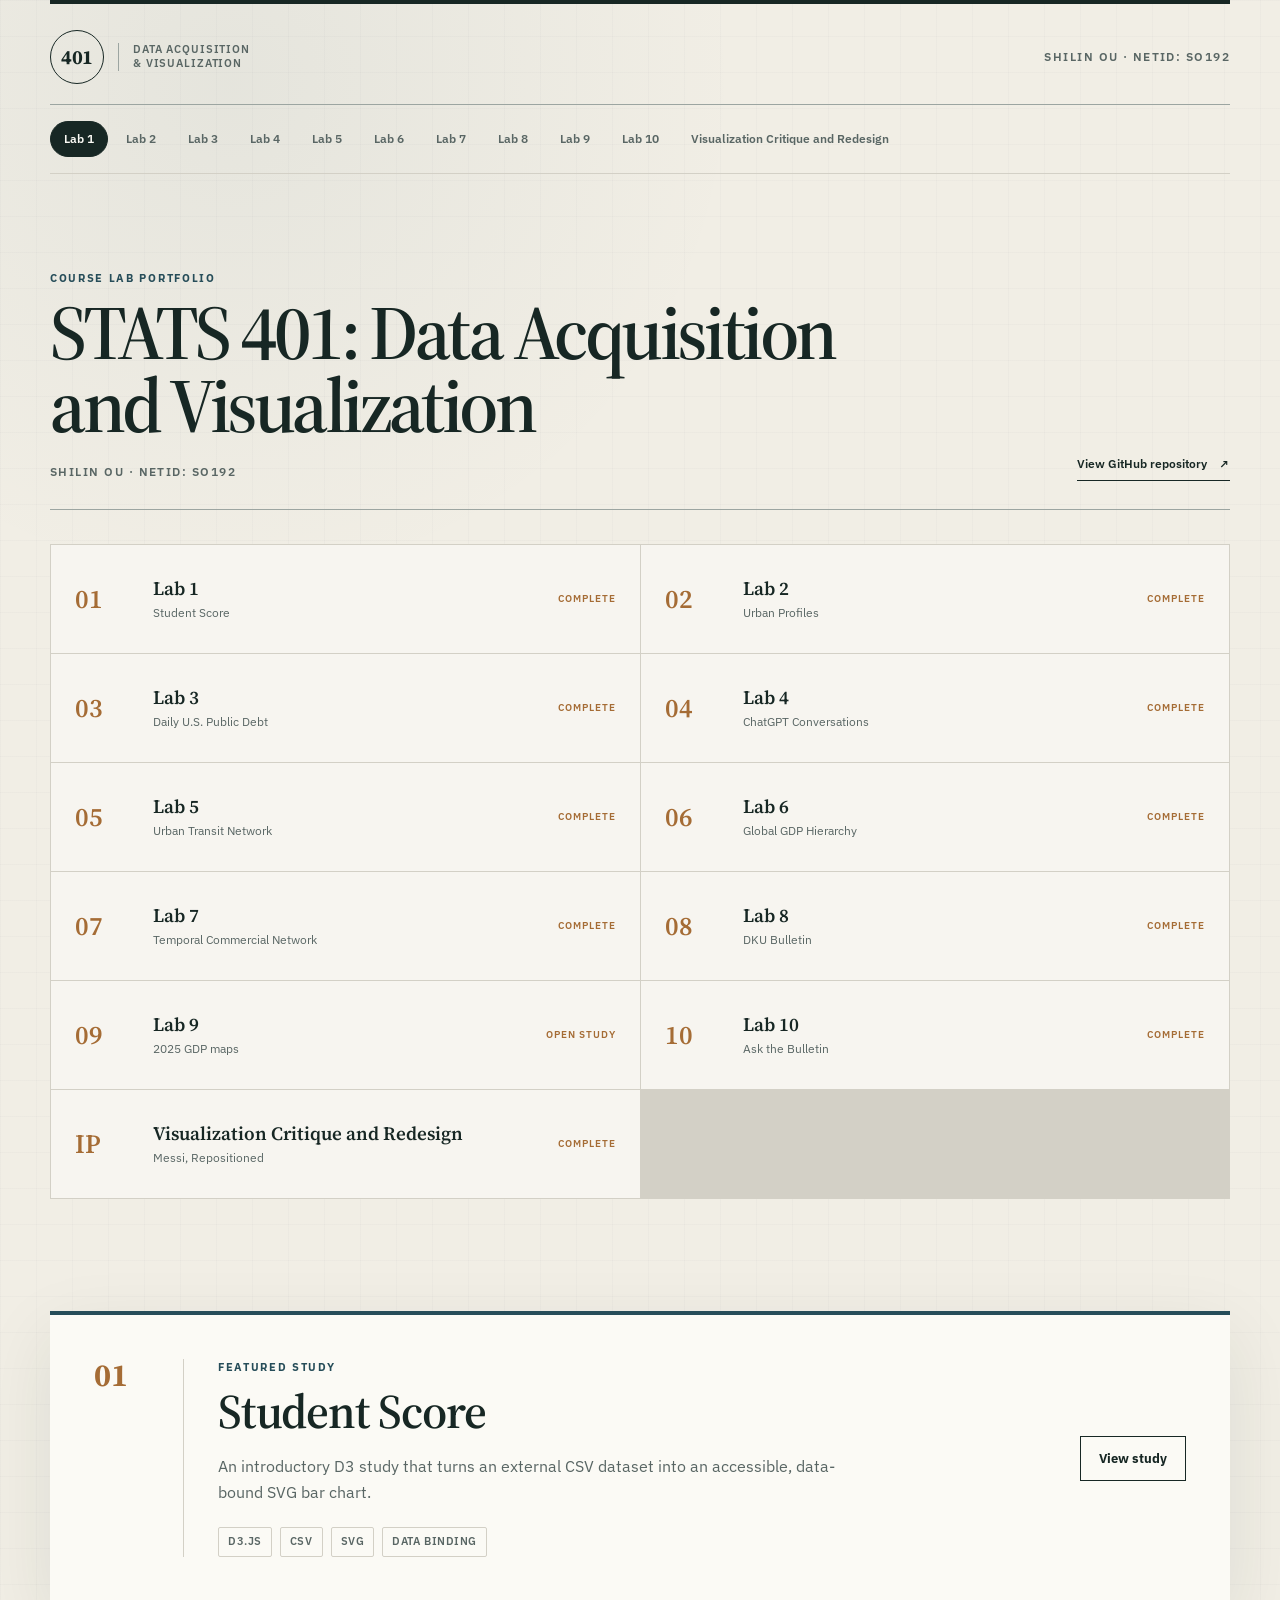
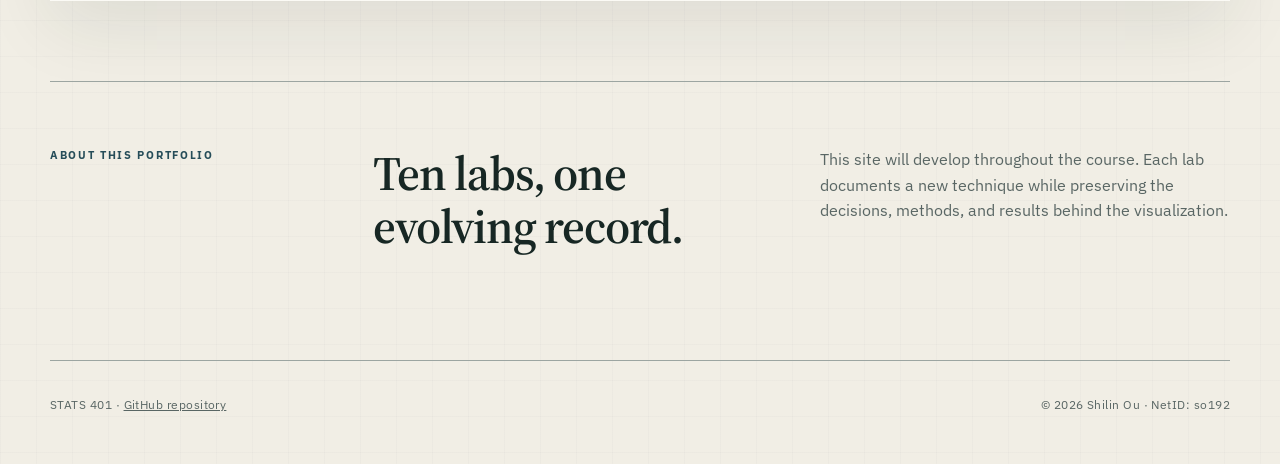
<file: index.html>
<!DOCTYPE html>
<html lang="en">
<head>
    <meta charset="UTF-8">
    <meta name="viewport" content="width=device-width, initial-scale=1.0">
    <meta name="description" content="A portfolio of data acquisition and visualization work for STATS 401.">
    <title>STATS 401 | Data Acquisition &amp; Visualization</title>
    <link rel="preconnect" href="https://fonts.googleapis.com">
    <link rel="preconnect" href="https://fonts.gstatic.com" crossorigin>
    <link href="https://fonts.googleapis.com/css2?family=IBM+Plex+Sans:wght@400;500;600&amp;family=Source+Serif+4:opsz,wght@8..60,500;8..60,600;8..60,700&amp;display=swap" rel="stylesheet">
    <link rel="stylesheet" href="lab1/css/style.css">
</head>
<body>
    <a class="skip-link" href="#main-content">Skip to main content</a>

    <header class="site-header">
        <a class="course-mark" href="index.html" aria-label="STATS 401 home">
            <span class="course-number">401</span>
            <span class="course-name">Data Acquisition<br>&amp; Visualization</span>
        </a>
        <span class="term-label">Shilin Ou &middot; NetID: so192</span>
    </header>

    <nav class="lab-nav" aria-label="Lab navigation">
        <a class="active" href="lab1/index.html">Lab 1</a>
        <a href="lab2/index.html">Lab 2</a>
        <a href="lab3/index.html">Lab 3</a>
        <a href="lab4/index.html">Lab 4</a>
        <a href="lab5/index.html">Lab 5</a>
        <a href="lab6/index.html">Lab 6</a>
        <a href="lab7/index.html">Lab 7</a>
        <a href="lab8/index.html">Lab 8</a>
        <a href="lab9/index.html">Lab 9</a>
        <a href="lab10/index.html">Lab 10</a>
        <a href="https://owen-1234.github.io/messi-repositioned/">Visualization Critique and Redesign</a>
    </nav>

    <main id="main-content">
        <section class="lab-directory" aria-labelledby="lab-index-title">
            <div class="directory-heading">
                <div>
                    <p class="section-kicker">Course Lab Portfolio</p>
                    <h1 id="lab-index-title">STATS 401: Data Acquisition and Visualization</h1>
                    <p class="home-author">Shilin Ou &middot; NetID: so192</p>
                </div>
                <a class="repository-link" href="https://github.com/Owen-1234/stats401-labs">View GitHub repository <span aria-hidden="true">&#8599;</span></a>
            </div>
            <div class="lab-grid">
                <a class="lab-card complete" href="lab1/index.html"><span class="lab-card-number">01</span><span><strong>Lab 1</strong><small>Student Score</small></span><em>Complete</em></a>
                <a class="lab-card complete" href="lab2/index.html"><span class="lab-card-number">02</span><span><strong>Lab 2</strong><small>Urban Profiles</small></span><em>Complete</em></a>
                <a class="lab-card complete" href="lab3/index.html"><span class="lab-card-number">03</span><span><strong>Lab 3</strong><small>Daily U.S. Public Debt</small></span><em>Complete</em></a>
                <a class="lab-card complete" href="lab4/index.html"><span class="lab-card-number">04</span><span><strong>Lab 4</strong><small>ChatGPT Conversations</small></span><em>Complete</em></a>
                <a class="lab-card complete" href="lab5/index.html"><span class="lab-card-number">05</span><span><strong>Lab 5</strong><small>Urban Transit Network</small></span><em>Complete</em></a>
                <a class="lab-card complete" href="lab6/index.html"><span class="lab-card-number">06</span><span><strong>Lab 6</strong><small>Global GDP Hierarchy</small></span><em>Complete</em></a>
                <a class="lab-card complete" href="lab7/index.html"><span class="lab-card-number">07</span><span><strong>Lab 7</strong><small>Temporal Commercial Network</small></span><em>Complete</em></a>
                <a class="lab-card complete" href="lab8/index.html"><span class="lab-card-number">08</span><span><strong>Lab 8</strong><small>DKU Bulletin</small></span><em>Complete</em></a>
                <a class="lab-card complete" href="lab9/index.html"><span class="lab-card-number">09</span><span><strong>Lab 9</strong><small>2025 GDP maps</small></span><em>Open study</em></a>
                <a class="lab-card complete" href="lab10/index.html"><span class="lab-card-number">10</span><span><strong>Lab 10</strong><small>Ask the Bulletin</small></span><em>Complete</em></a>
                <a class="lab-card complete" href="https://owen-1234.github.io/messi-repositioned/"><span class="lab-card-number">IP</span><span><strong>Visualization Critique and Redesign</strong><small>Messi, Repositioned</small></span><em>Complete</em></a>
            </div>
        </section>

        <section class="feature-card" aria-labelledby="featured-title">
            <div class="feature-index">01</div>
            <div class="feature-content">
                <p class="section-kicker">Featured study</p>
                <h2 id="featured-title">Student Score</h2>
                <p>An introductory D3 study that turns an external CSV dataset into an accessible, data-bound SVG bar chart.</p>
                <div class="method-tags" aria-label="Methods used">
                    <span>D3.js</span>
                    <span>CSV</span>
                    <span>SVG</span>
                    <span>Data binding</span>
                </div>
            </div>
            <a class="feature-action" href="lab1/index.html" aria-label="Open Lab 1 Student Score">View study</a>
        </section>

        <section class="portfolio-note" aria-labelledby="portfolio-title">
            <p class="section-kicker">About this portfolio</p>
            <h2 id="portfolio-title">Ten labs, one evolving record.</h2>
            <p>This site will develop throughout the course. Each lab documents a new technique while preserving the decisions, methods, and results behind the visualization.</p>
        </section>
    </main>

    <footer>
        <p>STATS 401 &middot; <a href="https://github.com/Owen-1234/stats401-labs">GitHub repository</a></p>
        <p>&copy; <span data-current-year>2026</span> Shilin Ou &middot; NetID: so192</p>
    </footer>

    <script src="lab1/js/main.js"></script>
</body>
</html>
</file>
<file: lab1/css/style.css>
@import url("https://fonts.googleapis.com/css2?family=IBM+Plex+Sans:wght@400;500;600&family=Source+Serif+4:opsz,wght@8..60,500;8..60,600;8..60,700&display=swap");

:root {
    --ink: #172724;
    --ink-soft: #596664;
    --paper: #f1eee5;
    --surface: #fbfaf5;
    --line: #d3d0c6;
    --line-dark: #9ca5a1;
    --blue: #264d59;
    --blue-light: #73919a;
    --gold: #a56c35;
    --gold-soft: #e1c9aa;
    --wine: #743b3c;
    --shadow: 0 24px 70px rgba(23, 39, 36, 0.09);
}

* {
    box-sizing: border-box;
}

html {
    scroll-behavior: smooth;
}

body {
    margin: 0;
    color: var(--ink);
    background:
        radial-gradient(circle at 18% 4%, rgba(38, 77, 89, 0.06), transparent 32rem),
        linear-gradient(rgba(23, 39, 36, 0.018) 1px, transparent 1px),
        linear-gradient(90deg, rgba(23, 39, 36, 0.018) 1px, transparent 1px),
        var(--paper);
    background-size: auto, 36px 36px, 36px 36px, auto;
    font-family: "IBM Plex Sans", Arial, sans-serif;
    line-height: 1.6;
}

a {
    color: inherit;
}

.skip-link {
    position: fixed;
    z-index: 100;
    top: 12px;
    left: 12px;
    padding: 10px 16px;
    color: white;
    background: var(--ink);
    transform: translateY(-160%);
}

.skip-link:focus {
    transform: translateY(0);
}

.site-header,
.lab-nav,
main,
footer {
    width: min(1180px, calc(100% - 40px));
    margin-inline: auto;
}

.site-header {
    display: flex;
    align-items: center;
    justify-content: space-between;
    padding: 26px 0 20px;
    border-top: 4px solid var(--ink);
    border-bottom: 1px solid var(--line-dark);
}

.course-mark {
    display: inline-flex;
    align-items: center;
    gap: 14px;
    text-decoration: none;
}

.course-number {
    display: grid;
    width: 54px;
    height: 54px;
    place-items: center;
    border: 1px solid var(--ink);
    border-radius: 50%;
    font: 700 1.25rem/1 "Source Serif 4", Georgia, serif;
    letter-spacing: -0.03em;
}

.course-name {
    padding-left: 14px;
    border-left: 1px solid var(--line-dark);
    color: var(--ink-soft);
    font-size: 0.68rem;
    font-weight: 600;
    line-height: 1.25;
    letter-spacing: 0.08em;
    text-transform: uppercase;
}

.term-label {
    color: var(--ink-soft);
    font-size: 0.75rem;
    font-weight: 600;
    letter-spacing: 0.12em;
    text-transform: uppercase;
}

.lab-nav {
    display: flex;
    gap: 4px;
    padding: 16px 0;
    overflow-x: auto;
    border-bottom: 1px solid var(--line);
    scrollbar-width: thin;
}

.lab-nav a {
    flex: 0 0 auto;
    padding: 7px 13px;
    border: 1px solid transparent;
    border-radius: 100px;
    color: var(--ink-soft);
    font-size: 0.78rem;
    font-weight: 600;
    text-decoration: none;
    transition: background 160ms ease, color 160ms ease, border-color 160ms ease;
}

.lab-nav a:hover,
.lab-nav a:focus-visible {
    border-color: var(--line-dark);
    color: var(--ink);
    outline: none;
}

.lab-nav a.active,
.lab-nav a[aria-current="page"] {
    border-color: var(--ink);
    color: var(--surface);
    background: var(--ink);
}

.hero {
    position: relative;
    min-height: 560px;
    padding: 104px 7% 110px;
    border-bottom: 1px solid var(--line-dark);
    overflow: hidden;
}

.hero::after {
    content: "01—10";
    position: absolute;
    right: 2%;
    bottom: -0.19em;
    color: rgba(35, 79, 125, 0.075);
    font: 700 clamp(7rem, 18vw, 15rem)/1 "Source Serif 4", Arial, sans-serif;
    letter-spacing: -0.08em;
    pointer-events: none;
}

.eyebrow {
    display: flex;
    gap: 16px;
    width: fit-content;
    margin-bottom: 28px;
    padding-bottom: 10px;
    border-bottom: 2px solid var(--gold);
    color: var(--ink-soft);
    font-size: 0.72rem;
    font-weight: 700;
    letter-spacing: 0.14em;
    text-transform: uppercase;
}

.hero h1 {
    max-width: 800px;
    margin: 0;
    font: 600 clamp(3.8rem, 9vw, 7.8rem)/0.92 "Source Serif 4", Georgia, serif;
    letter-spacing: -0.055em;
}

.hero h1 em {
    color: var(--blue);
    font-style: normal;
}

.hero-copy {
    max-width: 590px;
    margin: 34px 0;
    color: var(--ink-soft);
    font-size: clamp(1.05rem, 2vw, 1.3rem);
}

.primary-link {
    display: inline-flex;
    align-items: center;
    gap: 24px;
    padding: 12px 0;
    border-bottom: 2px solid var(--ink);
    font-weight: 700;
    text-decoration: none;
}

.primary-link span {
    transition: transform 160ms ease;
}

.primary-link:hover span {
    transform: translateX(5px);
}

.lab-directory {
    padding: clamp(54px, 8vw, 96px) 0 32px;
}

.directory-heading {
    display: flex;
    align-items: end;
    justify-content: space-between;
    gap: 28px;
    margin-bottom: 34px;
    padding-bottom: 28px;
    border-bottom: 1px solid var(--line-dark);
}

.directory-heading h1 {
    max-width: 900px;
    margin: 0;
    font: 600 clamp(2.8rem, 6vw, 5.6rem)/0.95 "Source Serif 4", Georgia, serif;
    letter-spacing: -0.045em;
}

.home-author {
    margin: 20px 0 0;
    color: var(--ink-soft);
    font-size: 0.76rem;
    font-weight: 600;
    letter-spacing: 0.12em;
    text-transform: uppercase;
}

.repository-link {
    display: inline-flex;
    gap: 12px;
    align-items: center;
    padding-bottom: 7px;
    border-bottom: 1px solid var(--ink);
    font-size: 0.76rem;
    font-weight: 600;
    text-decoration: none;
}

.lab-grid {
    display: grid;
    grid-template-columns: repeat(2, minmax(0, 1fr));
    gap: 1px;
    border: 1px solid var(--line);
    background: var(--line);
}

.lab-card {
    display: grid;
    grid-template-columns: 58px minmax(0, 1fr) auto;
    gap: 20px;
    align-items: center;
    min-height: 108px;
    padding: 20px 24px;
    background: rgba(251, 250, 245, 0.9);
    text-decoration: none;
    transition: background 160ms ease, color 160ms ease;
}

.lab-card:hover,
.lab-card:focus-visible {
    color: var(--surface);
    background: var(--ink);
    outline: none;
}

.lab-card-number {
    color: var(--gold);
    font: 600 1.65rem/1 "Source Serif 4", Georgia, serif;
}

.lab-card strong,
.lab-card small {
    display: block;
}

.lab-card strong {
    font: 600 1.18rem/1.3 "Source Serif 4", Georgia, serif;
}

.lab-card small {
    margin-top: 3px;
    color: var(--ink-soft);
    font-size: 0.72rem;
}

.lab-card:hover small,
.lab-card:focus-visible small {
    color: #d9e0dd;
}

.lab-card em {
    color: var(--ink-soft);
    font-size: 0.62rem;
    font-style: normal;
    font-weight: 600;
    letter-spacing: 0.1em;
    text-transform: uppercase;
}

.lab-card.complete em {
    color: var(--gold);
}

.lab-card:hover em,
.lab-card:focus-visible em {
    color: var(--gold-soft);
}

.feature-card {
    display: grid;
    grid-template-columns: 90px minmax(0, 1fr) auto;
    gap: 34px;
    align-items: center;
    margin-block: 80px;
    padding: 44px;
    border-top: 4px solid var(--blue);
    background: var(--surface);
    box-shadow: var(--shadow);
}

.feature-index {
    align-self: stretch;
    padding-right: 26px;
    border-right: 1px solid var(--line);
    color: var(--gold);
    font: 700 2rem/1 "Source Serif 4", Arial, sans-serif;
}

.section-kicker {
    margin: 0 0 8px;
    color: var(--blue);
    font-size: 0.7rem;
    font-weight: 700;
    letter-spacing: 0.15em;
    text-transform: uppercase;
}

.feature-content h2,
.portfolio-note h2 {
    margin: 0 0 12px;
    font: 600 clamp(1.8rem, 4vw, 3rem)/1.1 "Source Serif 4", Georgia, serif;
    letter-spacing: -0.025em;
}

.feature-content > p:not(.section-kicker) {
    max-width: 660px;
    color: var(--ink-soft);
}

.method-tags {
    display: flex;
    flex-wrap: wrap;
    gap: 8px;
    margin-top: 22px;
}

.method-tags span {
    padding: 5px 9px;
    border: 1px solid var(--line);
    border-radius: 2px;
    color: var(--ink-soft);
    font-size: 0.7rem;
    font-weight: 600;
    letter-spacing: 0.05em;
    text-transform: uppercase;
}

.feature-action {
    padding: 11px 18px;
    border: 1px solid var(--ink);
    font-size: 0.82rem;
    font-weight: 700;
    text-decoration: none;
}

.feature-action:hover,
.feature-action:focus-visible {
    color: var(--surface);
    background: var(--ink);
}

.portfolio-note {
    display: grid;
    grid-template-columns: 0.7fr 1fr 1fr;
    gap: 36px;
    padding: 65px 0 95px;
    border-top: 1px solid var(--line-dark);
}

.portfolio-note > p:last-child {
    margin: 0;
    color: var(--ink-soft);
}

footer {
    display: flex;
    justify-content: space-between;
    padding: 24px 0 38px;
    border-top: 1px solid var(--line-dark);
    color: var(--ink-soft);
    font-size: 0.72rem;
    letter-spacing: 0.04em;
}

.footer-links {
    display: flex;
    flex-wrap: wrap;
    gap: 8px 22px;
}

/* Lab pages */
.lab-shell {
    padding: 42px 0 90px;
}

.lab-heading {
    display: grid;
    grid-template-columns: 190px 1fr;
    gap: clamp(32px, 6vw, 78px);
    align-items: end;
    margin-bottom: 34px;
    padding-bottom: 30px;
    border-bottom: 1px solid var(--line-dark);
}

.lab-number {
    color: var(--gold);
    font: 600 clamp(4.5rem, 10vw, 7.5rem)/0.8 "Source Serif 4", Georgia, serif;
    letter-spacing: -0.06em;
}

.lab-number span {
    display: block;
    margin-bottom: 20px;
    color: var(--ink-soft);
    font: 600 0.65rem/1 "IBM Plex Sans", Arial, sans-serif;
    letter-spacing: 0.16em;
    text-transform: uppercase;
}

.lab-title-wrap h1 {
    margin: 0 0 14px;
    max-width: 850px;
    font: 600 clamp(2.6rem, 6vw, 5.25rem)/0.96 "Source Serif 4", Georgia, serif;
    letter-spacing: -0.04em;
}

.lab-source-prominent {
    display: inline-flex;
    flex-wrap: wrap;
    gap: 8px 14px;
    align-items: center;
    max-width: 100%;
    margin: 10px 0 4px;
    padding: 10px 14px;
    color: var(--surface);
    background: var(--ink);
    font-size: 0.72rem;
    font-weight: 500;
    overflow-wrap: anywhere;
    text-decoration: none;
}

.lab-source-prominent > span:first-child {
    color: var(--gold-soft);
    font-weight: 600;
    letter-spacing: 0.08em;
    text-transform: uppercase;
}

.lab-source-prominent:hover,
.lab-source-prominent:focus-visible {
    background: var(--blue);
}

.lab-deck {
    max-width: 690px;
    margin: 0;
    color: var(--ink-soft);
    font-family: "Source Serif 4", Georgia, serif;
    font-size: 1.16rem;
    line-height: 1.55;
}

.publication-line {
    display: flex;
    flex-wrap: wrap;
    gap: 10px 24px;
    margin-top: 20px;
    color: var(--ink-soft);
    font-size: 0.66rem;
    font-weight: 600;
    letter-spacing: 0.13em;
    text-transform: uppercase;
}

.publication-line span + span::before {
    content: "·";
    margin-right: 24px;
    color: var(--gold);
}

.study-meta {
    display: grid;
    grid-template-columns: repeat(4, 1fr);
    gap: 1px;
    margin-bottom: 26px;
    border: 1px solid var(--line);
    background: var(--line);
}

.meta-item {
    position: relative;
    padding: 20px 22px 22px;
    background: var(--surface);
}

.meta-item::after {
    content: "";
    position: absolute;
    right: 0;
    bottom: 0;
    left: 0;
    height: 2px;
    background: linear-gradient(90deg, var(--gold) 22%, transparent 22%);
}

.meta-label {
    display: block;
    margin-bottom: 3px;
    color: var(--ink-soft);
    font-size: 0.65rem;
    font-weight: 700;
    letter-spacing: 0.13em;
    text-transform: uppercase;
}

.meta-value {
    font: 600 1.25rem/1.3 "Source Serif 4", Georgia, serif;
}

.chart-panel {
    position: relative;
    padding: clamp(20px, 4vw, 44px);
    border: 1px solid var(--line);
    border-top: 6px solid var(--blue);
    background: var(--surface);
    box-shadow: var(--shadow);
}

.chart-header {
    display: flex;
    justify-content: space-between;
    gap: 20px;
    align-items: start;
    margin-bottom: 26px;
}

.chart-header h2 {
    margin: 0 0 7px;
    font: 600 clamp(1.7rem, 3vw, 2.45rem)/1.1 "Source Serif 4", Georgia, serif;
    letter-spacing: -0.02em;
}

.chart-header .figure-label {
    margin: 0 0 8px;
    color: var(--gold);
    font-size: 0.66rem;
    font-weight: 600;
    letter-spacing: 0.16em;
    text-transform: uppercase;
}

.chart-header p {
    margin: 0;
    color: var(--ink-soft);
    font-size: 0.88rem;
}

.legend {
    display: flex;
    flex: 0 0 auto;
    gap: 16px;
    padding-top: 5px;
    color: var(--ink-soft);
    font-size: 0.72rem;
}

.legend-item {
    display: inline-flex;
    align-items: center;
    gap: 7px;
}

.legend-swatch {
    width: 16px;
    height: 8px;
    background: var(--blue);
}

.legend-line {
    width: 18px;
    border-top: 2px dashed var(--gold);
}

#chart {
    width: 100%;
    min-height: 500px;
    overflow-x: auto;
}

#chart svg {
    display: block;
    width: 100%;
    height: auto;
    min-width: 720px;
}

.chart-status {
    display: grid;
    place-items: center;
    min-height: 420px;
    color: var(--ink-soft);
}

.chart-error {
    padding: 20px;
    border-left: 4px solid #9f3e35;
    color: #7d2f28;
    background: #f9ece9;
}

.chart-tooltip {
    position: fixed;
    z-index: 20;
    min-width: 128px;
    padding: 10px 12px;
    color: white;
    border-top: 3px solid var(--gold);
    background: var(--ink);
    box-shadow: 0 8px 24px rgba(23, 38, 60, 0.22);
    pointer-events: none;
    opacity: 0;
    transform: translate(-50%, calc(-100% - 12px));
    transition: opacity 100ms ease;
}

.chart-tooltip.visible {
    opacity: 1;
}

.chart-tooltip strong,
.chart-tooltip span {
    display: block;
}

.chart-tooltip strong {
    font-size: 0.82rem;
}

.chart-tooltip span {
    color: #dbe4e1;
    font-size: 0.72rem;
}

.figure-caption {
    margin: 16px 0 0;
    padding-top: 16px;
    border-top: 1px solid var(--line);
    color: var(--ink-soft);
    font-family: "Source Serif 4", Georgia, serif;
    font-size: 0.83rem;
}

.figure-caption span {
    color: var(--ink);
    font-weight: 700;
}

.findings {
    display: grid;
    grid-template-columns: 0.7fr 1.3fr;
    gap: clamp(36px, 7vw, 88px);
    margin-top: 58px;
    padding: 48px 0;
    border-top: 1px solid var(--line-dark);
    border-bottom: 1px solid var(--line-dark);
}

.findings h2 {
    max-width: 360px;
    margin: 0;
    font: 600 clamp(1.8rem, 4vw, 3rem)/1.08 "Source Serif 4", Georgia, serif;
    letter-spacing: -0.025em;
}

.finding-grid {
    display: grid;
    grid-template-columns: repeat(2, 1fr);
    gap: 1px;
    border: 1px solid var(--line);
    background: var(--line);
}

.finding-grid article {
    padding: 28px;
    background: rgba(251, 250, 245, 0.72);
}

.finding-index {
    display: grid;
    width: 30px;
    height: 30px;
    margin-bottom: 24px;
    place-items: center;
    border: 1px solid var(--gold);
    border-radius: 50%;
    color: var(--gold);
    font-family: "Source Serif 4", Georgia, serif;
    font-size: 0.8rem;
    font-weight: 700;
}

.finding-grid h3 {
    margin: 0 0 10px;
    font: 600 1.25rem/1.2 "Source Serif 4", Georgia, serif;
}

.finding-grid p {
    margin: 0;
    color: var(--ink-soft);
    font-size: 0.86rem;
}

.finding-grid strong {
    color: var(--ink);
}

.method-note {
    display: grid;
    grid-template-columns: 0.8fr 1.2fr;
    gap: 60px;
    margin-top: 48px;
    padding: 42px;
    border-left: 4px solid var(--wine);
    background: rgba(251, 250, 245, 0.58);
}

.method-note h2 {
    margin: 0;
    font: 600 clamp(1.6rem, 3vw, 2.4rem)/1.1 "Source Serif 4", Georgia, serif;
    letter-spacing: -0.025em;
}

.method-note p {
    margin-top: 0;
    color: var(--ink-soft);
}

.source-note {
    margin-bottom: 0;
    font-size: 0.75rem;
}

.placeholder-card {
    max-width: 800px;
    margin: 20px auto 80px;
    padding: clamp(36px, 7vw, 78px);
    border-top: 5px solid var(--blue);
    background: var(--surface);
    box-shadow: var(--shadow);
    text-align: center;
}

.placeholder-card .lab-number {
    margin-bottom: 28px;
    font-size: clamp(4rem, 12vw, 7rem);
}

.placeholder-card h1 {
    margin: 0 0 16px;
    font: 700 clamp(2rem, 5vw, 3.4rem)/1 "Source Serif 4", Arial, sans-serif;
    letter-spacing: -0.05em;
}

.placeholder-card p {
    max-width: 480px;
    margin: 0 auto 30px;
    color: var(--ink-soft);
}

.back-link {
    display: inline-block;
    padding-bottom: 5px;
    border-bottom: 2px solid var(--ink);
    font-size: 0.85rem;
    font-weight: 700;
    text-decoration: none;
}

.page-actions {
    display: flex;
    flex-wrap: wrap;
    justify-content: center;
    gap: 16px 28px;
}

.source-link {
    display: inline-block;
    padding-bottom: 5px;
    border-bottom: 1px solid var(--gold);
    color: var(--ink-soft);
    font-size: 0.85rem;
    font-weight: 600;
    text-decoration: none;
}

@media (max-width: 760px) {
    .site-header {
        align-items: flex-start;
    }

    .term-label {
        max-width: 110px;
        text-align: right;
    }

    .hero {
        min-height: 500px;
        padding: 70px 2% 80px;
    }

    .directory-heading {
        display: block;
    }

    .repository-link {
        margin-top: 22px;
    }

    .lab-grid {
        grid-template-columns: 1fr;
    }

    .feature-card,
    .portfolio-note,
    .lab-heading,
    .method-note,
    .findings {
        grid-template-columns: 1fr;
    }

    .feature-card {
        gap: 24px;
        padding: 30px;
    }

    .feature-index {
        padding: 0 0 16px;
        border-right: 0;
        border-bottom: 1px solid var(--line);
    }

    .feature-action {
        width: fit-content;
    }

    .portfolio-note,
    .lab-heading,
    .method-note {
        gap: 22px;
    }

    .lab-heading {
        margin-bottom: 38px;
    }

    .study-meta {
        grid-template-columns: repeat(2, 1fr);
    }

    .chart-header {
        display: block;
    }

    .legend {
        margin-top: 18px;
    }

    #chart {
        min-height: 470px;
    }

    footer {
        display: block;
    }

    .finding-grid {
        grid-template-columns: 1fr;
    }

    .publication-line span + span::before {
        display: none;
    }

    .method-note {
        padding: 28px;
    }
}

@media (max-width: 460px) {
    .study-meta {
        grid-template-columns: 1fr;
    }
}

@media (prefers-reduced-motion: reduce) {
    *,
    *::before,
    *::after {
        scroll-behavior: auto !important;
        transition-duration: 0.01ms !important;
        animation-duration: 0.01ms !important;
        animation-iteration-count: 1 !important;
    }
}
</file>
